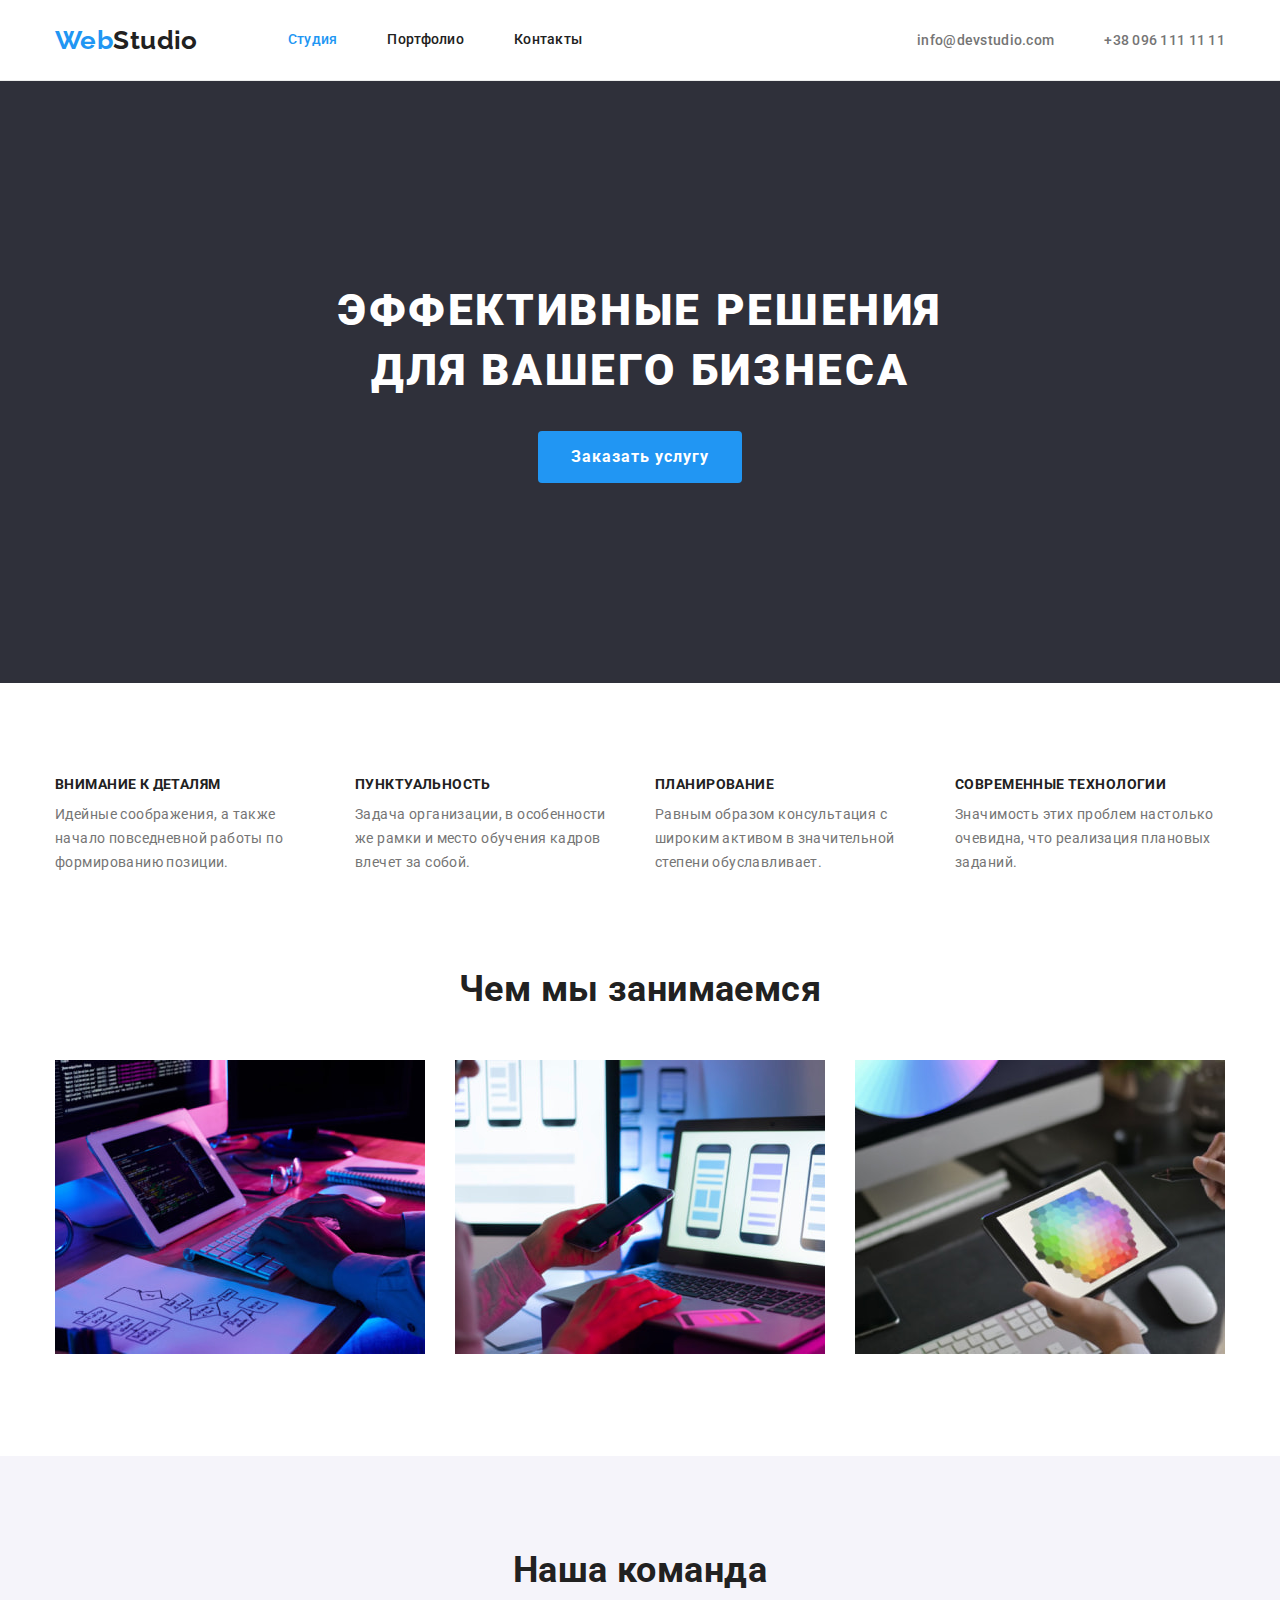
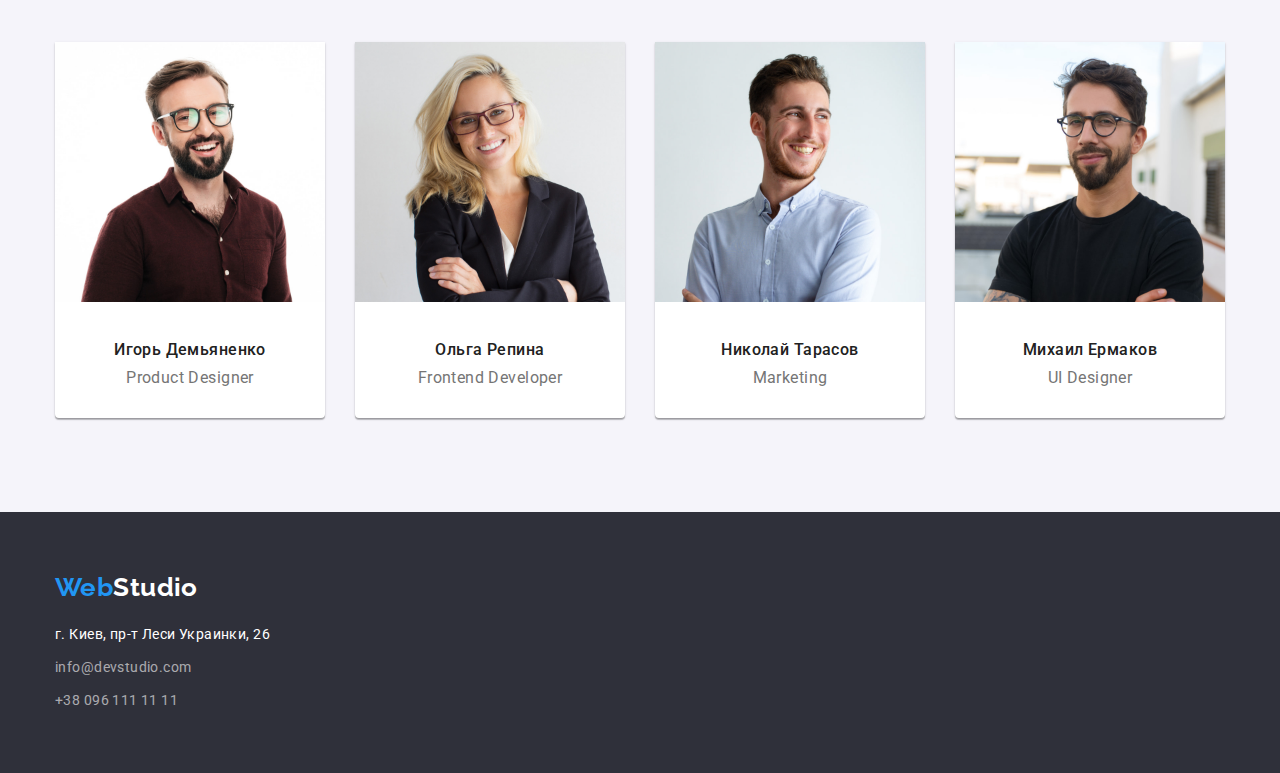
<file: index.html>
<!DOCTYPE html>
<html lang="ru">
  <head>
    <meta charset="UTF-8" />
    <meta http-equiv="X-UA-Compatible" content="IE=edge" />
    <meta name="viewport" content="width=device-width, initial-scale=1.0" />
    <title lang="en">WebStudio</title>

    <link rel="preconnect" href="https://fonts.googleapis.com" />
    <link rel="preconnect" href="https://fonts.gstatic.com" crossorigin />
    <link
      href="https://fonts.googleapis.com/css2?family=Oleo+Script&family=Raleway:wght@700&family=Roboto:wght@400;500;700;900&display=swap"
      rel="stylesheet"
    />
    <link
      rel="stylesheet"
      href="https://cdnjs.cloudflare.com/ajax/libs/modern-normalize/1.0.0/modern-normalize.min.css"
    />
    <link rel="stylesheet" href="./css/styles.css" />
  </head>
  <body class="page">
    <!----------------------------navigation---------------------------->
    <header class="header">
      <div class="container heder-container">
        <nav class="main-nav">
          <a class="logo" href="./index.html"> Web<span class="logo-nav">Studio</span></a>
          <ul class="site-nav">
            <li class="item">
              <a class="link current" href="./index.html">Студия</a>
            </li>
            <li class="item">
              <a class="link" href="./portfolio.html">Портфолио</a>
            </li>
            <li class="item">
              <a class="link" href="">Контакты</a>
            </li>
          </ul>
        </nav>

        <ul class="auth-nav">
          <li class="item">
            <a class="list" href="mailto:info@devstudio.com">info@devstudio.com</a>
          </li>
          <li class="item">
            <a class="list" href="tel:380961111111">+38 096 111 11 11</a>
          </li>
        </ul>
      </div>
    </header>

    <main>
      <!--------------------------------hero---------------------------->
      <section class="hero">
        <h1 class="hero-title">Эффективные решения для вашего бизнеса</h1>
        <button class="button-primary" type="button">Заказать услугу</button>
      </section>
      <!------------------------------ особенности ---------------->
      <section class="section-specifics">
        <div class="container">
          <h2 class="visually-hidden">наши особенности</h2>
          <ul class="section-list">
            <li>
              <h3 class="section-title">Внимание к деталям</h3>
              <p class="text">
                Идейные соображения, а также начало повседневной работы по формированию позиции.
              </p>
            </li>
            <li>
              <h3 class="section-title">Пунктуальность</h3>
              <p class="text">
                Задача организации, в особенности же рамки и место обучения кадров влечет за собой.
              </p>
            </li>
            <li>
              <h3 class="section-title">Планирование</h3>
              <p class="text">
                Равным образом консультация с широким активом в значительной степени обуславливает.
              </p>
            </li>
            <li>
              <h3 class="section-title">Современные технологии</h3>
              <p class="text">
                Значимость этих проблем настолько очевидна, что реализация плановых заданий.
              </p>
            </li>
          </ul>
        </div>
      </section>
      <!---------------------------section "чим займаємось"---------------->
      <section class="section">
        <div class="container">
          <h2 class="title">Чем мы занимаемся</h2>
          <ul class="item">
            <li class="img">
              <img
                src="./images/what-are-we-doing/box-1.jpg"
                alt="внимательная работа"
                width="370"
                height="294"
              />
            </li>
            <li class="img">
              <img
                src="./images/what-are-we-doing/box-2.jpg"
                alt="планирование"
                width="370"
                height="294"
              />
            </li>
            <li class="img">
              <img
                src="./images/what-are-we-doing/box-3.jpg"
                alt="Современные технологии"
                width="370"
                height="294"
              />
            </li>
          </ul>
        </div>
      </section>
      <!-------------------------------section team--------------------------->
      <section class="section-team">
        <div class="container">
          <h2 class="title">Наша команда</h2>
          <ul class="team-list">
            <li class="team-item">
              <img
                class="img"
                src="./images/team/product-designer.jpg"
                alt="дизайнер продукта"
                width="270"
                height="260"
              />
              <div class="team-text">
                <h3 class="team">Игорь Демьяненко</h3>
                <p class="text" lang="en">Product Designer</p>
              </div>
            </li>
            <li class="team-item">
              <img
                class="img"
                src="./images/team/frontend-developer.jpg"
                alt="фронтенд-разработчик"
                width="270"
                height="260"
              />
              <div class="team-text">
                <h3 class="team">Ольга Репина</h3>
                <p class="text" lang="en">Frontend Developer</p>
              </div>
            </li>
            <li class="team-item">
              <img
                class="img"
                src="./images/team/marketing.jpg"
                alt="маркетолог"
                width="270"
                height="260"
              />
              <div class="team-text">
                <h3 class="team">Николай Тарасов</h3>
                <p class="text" lang="en">Marketing</p>
              </div>
            </li>
            <li class="team-item">
              <img
                class="img"
                src="./images/team/ul-designer.jpg"
                alt="дизайнер"
                width="270"
                height="260"
              />
              <div class="team-text">
                <h3 class="team">Михаил Ермаков</h3>
                <p class="text" lang="en">UI Designer</p>
              </div>
            </li>
          </ul>
        </div>
      </section>
    </main>
    <!-----------------------------------footer--------------------------->
    <footer class="footer">
      <div class="container">
        <a class="logo" href="./index.html"> Web<span class="logo-footer">Studio</span></a>
        <address>г. Киев, пр-т Леси Украинки, 26</address>
        <ul class="list-footer">
          <li><a class="list" href="mailto:info@devstudio.com">info@devstudio.com</a></li>
          <li><a class="list" href="tel:380961111111">+38 096 111 11 11</a></li>
        </ul>
      </div>
    </footer>
  </body>
</html>
</file>
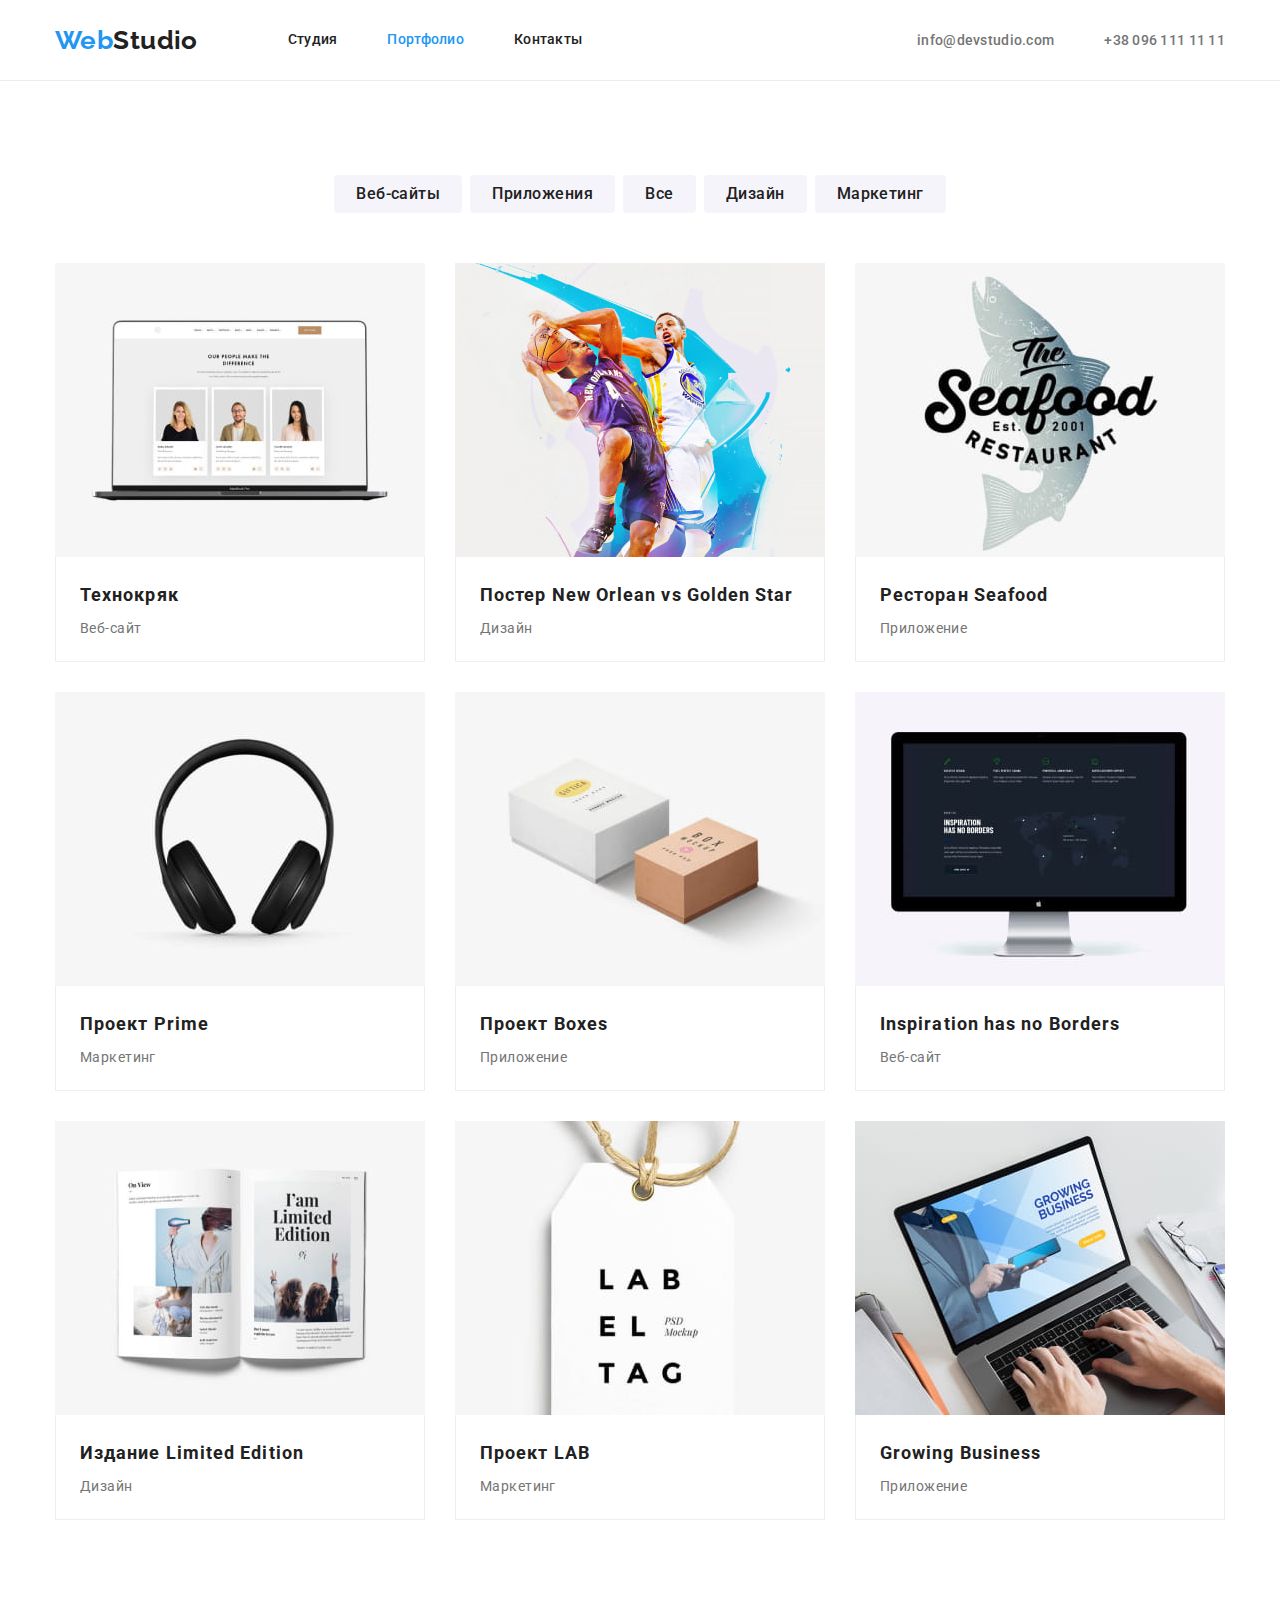
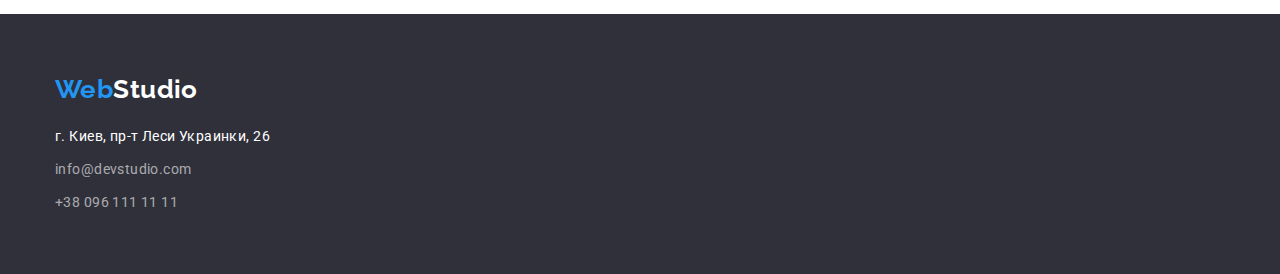
<file: portfolio.html>
<!DOCTYPE html>
<html lang="ru">
  <head>
    <meta charset="UTF-8" />
    <meta http-equiv="X-UA-Compatible" content="IE=edge" />
    <meta name="viewport" content="width=device-width, initial-scale=1.0" />
    <title lang="en">WebStudio</title>

    <link rel="preconnect" href="https://fonts.gstatic.com" crossorigin />
    <link
      href="https://fonts.googleapis.com/css2?family=Oleo+Script&family=Raleway:wght@700&family=Roboto:wght@400;500;700;900&display=swap"
      rel="stylesheet"
    />
    <link
      rel="stylesheet"
      href="https://cdnjs.cloudflare.com/ajax/libs/modern-normalize/1.1.0/modern-normalize.min.css"
    />

    <link rel="stylesheet" href="./css/styles.css" />
  </head>
  <body class="page">
    <!---------------------------навігація профілю------------------------>
    <header class="header">
      <div class="container heder-container">
        <nav class="main-nav">
          <a class="logo" href="./index.html"> Web<span class="logo-nav">Studio</span></a>
          <ul class="site-nav">
            <li class="item">
              <a class="link" href="./index.html">Студия</a>
            </li>
            <li class="item">
              <a class="link current" href="./portfolio.html">Портфолио</a>
            </li>
            <li class="item">
              <a class="link" href="">Контакты</a>
            </li>
          </ul>
        </nav>

        <ul class="auth-nav">
          <li class="item">
            <a class="list" href="mailto:info@devstudio.com">info@devstudio.com</a>
          </li>
          <li class="item">
            <a class="list" href="tel:380961111111">+38 096 111 11 11</a>
          </li>
        </ul>
      </div>
    </header>
    <!--------------------------------Portfolio--------------------------->
    <main>
      <section class="section">
        <!--------------------------- button filter ----------------------------->
        <div class="container">
          <h1 class="visually-hidden">Portfolio</h1>
          <ul class="list btn">
            <li class="btn"><button class="button" type="button">Веб-сайты</button></li>
            <li class="btn"><button class="button" type="button">Приложения</button></li>
            <li class="btn"><button class="button" type="button">Все</button></li>
            <li class="btn"><button class="button" type="button">Дизайн</button></li>
            <li class="btn"><button class="button" type="button">Маркетинг</button></li>
          </ul>

          <!------------------------------ list-cards -------------------------------->
          <ul class="list-cards">
            <li class="item-card">
              <a class="img-link">
                <img src="./images/portfolio/technocrack.jpg" alt="" width="370" height="294" />
                <div>
                  <h2 class="title-portfolio">Технокряк</h2>
                  <p class="text-portfolio">Веб-сайт</p>
                </div>
              </a>
            </li>
            <li class="item-card">
              <a class="img-link">
                <img src="./images/portfolio/orlean-golden.jpg" alt="" width="370" height="294" />
                <div>
                  <h2 class="title-portfolio">Постер New Orlean vs Golden Star</h2>
                  <p class="text-portfolio">Дизайн</p>
                </div>
              </a>
            </li>
            <li class="item-card">
              <a class="img-link">
                <img src="./images/portfolio/seafood.jpg" alt="" width="370" height="294" />
                <div>
                  <h2 class="title-portfolio">Ресторан Seafood</h2>
                  <p class="text-portfolio">Приложение</p>
                </div>
              </a>
            </li>
            <li class="item-card">
              <a class="img-link">
                <img src="./images/portfolio/prime.jpg" alt="" width="370" height="294" />
                <div>
                  <h2 class="title-portfolio">Проект Prime</h2>
                  <p class="text-portfolio">Маркетинг</p>
                </div>
              </a>
            </li>
            <li class="item-card">
              <a class="img-link">
                <img src="./images/portfolio/boxes.jpg" alt="" width="370" height="294" />
                <div>
                  <h2 class="title-portfolio">Проект Boxes</h2>
                  <p class="text-portfolio">Приложение</p>
                </div>
              </a>
            </li>
            <li class="item-card">
              <a class="img-link">
                <img src="./images/portfolio/borders.jpg" alt="" width="370" height="294" />
                <div>
                  <h2 class="title-portfolio">Inspiration has no Borders</h2>
                  <p class="text-portfolio">Веб-сайт</p>
                </div>
              </a>
            </li>
            <li class="item-card">
              <a class="img-link">
                <img src="./images/portfolio/limited-edition.jpg" alt="" width="370" height="294" />
                <div>
                  <h2 class="title-portfolio">Издание Limited Edition</h2>
                  <p class="text-portfolio">Дизайн</p>
                </div>
              </a>
            </li>
            <li class="item-card">
              <a class="img-link">
                <img src="./images/portfolio/lab.jpg" alt="" width="370" height="294" />
                <div>
                  <h2 class="title-portfolio">Проект LAB</h2>
                  <p class="text-portfolio">Маркетинг</p>
                </div>
              </a>
            </li>
            <li class="item-card">
              <a class="img-link">
                <img
                  src="./images/portfolio/growing-business.jpg"
                  alt=""
                  width="370"
                  height="294"
                />
                <div>
                  <h2 class="title-portfolio">Growing Business</h2>
                  <p class="text-portfolio">Приложение</p>
                </div>
              </a>
            </li>
          </ul>
        </div>
      </section>
    </main>
    <!-----------------------------------footer--------------------------->
    <footer class="footer">
      <div class="container">
        <a class="logo" href="./index.html"> Web<span class="logo-footer">Studio</span></a>
        <address>г. Киев, пр-т Леси Украинки, 26</address>
        <ul class="list-footer">
          <li><a class="list" href="mailto:info@devstudio.com">info@devstudio.com</a></li>
          <li><a class="list" href="tel:380961111111">+38 096 111 11 11</a></li>
        </ul>
      </div>
    </footer>
  </body>
</html>
</file>
<file: css/styles.css>
:root {
  --primary-text-calor: #757575;
  --title-text-calor: #212121;
  --accent-color: #2196f3;
  --primary-white-color: #ffffff;
  --color-bg-hero: #2f303a;
}

body {
  font-family: Roboto, serif;
  background-color: var(--primary-white-color);
  color: var(--primary-text-calor);
  font-size: 14px;
  line-height: 1.71;
  /* or 24px */
  letter-spacing: 0.03em;
}
.container {
  width: 1200px;
  padding-left: 15px;
  padding-right: 15px;
  margin-left: auto;
  margin-right: auto;
}
h1,
h2,
h3,
h4,
h5,
h6,
p {
  margin-top: 0px;
  margin-bottom: 0px;
}
.visually-hidden {
  position: absolute;
  width: 1px;
  height: 1px;
  margin: -1px;
  border: 0;
  padding: 0;

  white-space: nowrap;
  clip-path: inset(100%);
  clip: rect(0 0 0 0);
  overflow: hidden;
}
button {
  font-family: inherit;
  font-weight: 500;
  font-size: 16px;
  line-height: 1.62;
  text-align: center;
  letter-spacing: 0.03em;
  color: var(--title-text-calor);
}

.section {
  padding-top: 94px;
  padding-bottom: 94px;
}
.title {
  color: var(--title-text-calor);
}

.link {
  color: var(--title-text-calor);
  text-decoration: none;
  list-style: none;
}
.link:hover,
.link:focus {
  color: var(--accent-color);
}

/*------------------------------------logo-----------------------------*/
.header {
  border-bottom: 1px solid#ECECEC;
}
.heder-container {
  display: flex;
  align-items: center;
}
.main-nav {
  display: flex;
  align-items: center;
}
.logo {
  margin-right: 90px;

  color: var(--accent-color);
  font-family: 'Raleway';
  font-weight: 700;
  font-size: 26px;
  line-height: 1.19;
  text-decoration: none;
}
.logo-nav {
  color: var(--title-text-calor);
}
/*------------------------------site-nav list--------------------------*/
.site-nav,
.auth-nav {
  display: flex;
  padding-left: 0px;
  margin-top: 0px;
  margin-bottom: 0px;
  list-style: none;
}

.site-nav .item + .item {
  margin-left: 50px;
}
.site-nav .link {
  display: block;
  padding-top: 32px;
  padding-bottom: 32px;
}
.auth-nav {
  margin-left: auto;
}
.auth-nav .list {
  display: block;
  padding-top: 32px;
  padding-bottom: 32px;
}

.auth-nav .item + .item {
  margin-left: 50px;
}

.site-nav .link.current {
  color: var(--accent-color);
}

.site-nav,
.link {
  font-weight: 500;
  font-size: 14px;
  line-height: 1.14;
  letter-spacing: 0.02em;
}
/*------------------------------auth-nav list------------------------*/
.auth-nav {
  list-style: none;
  margin-top: 0px;
  margin-bottom: 0px;
}
.auth-nav .list {
  font-weight: 500;
  line-height: 16px;
  letter-spacing: 0.02em;
  color: var(--primary-text-calor);
}
.list:hover,
.list:focus {
  color: var(--accent-color);
}
/*-----------------------------------"hero"----------------------------*/
.hero {
  background-color: var(--color-bg-hero);
  padding-top: 200px;
  padding-bottom: 200px;
  text-align: center;
}
.hero-title {
  margin-left: auto;
  margin-right: auto;
  width: 700px;
  margin-bottom: 30px;

  color: var(--primary-white-color);
  font-weight: 900;
  font-size: 44px;
  line-height: 1.36;
  letter-spacing: 0.06em;
  text-transform: uppercase;
}

.button-primary {
  border: 1px solid transparent;
  border-radius: 4px;
  padding: 10px 32px;
  display: inline-block;
  min-width: 200px;

  font-style: 400;
  font-weight: 700;
  line-height: 1.88;
  letter-spacing: 0.06em;
  cursor: pointer;

  background-color: var(--accent-color);
  color: var(--primary-white-color);
}

/* ---------------------------------saction "особенности"------------------------ */
.section-specifics {
  padding-top: 94px;
}
.section-list {
  display: flex;
  padding-left: 0px;
  padding-right: 0px;

  list-style: none;
  margin-top: 0px;
  margin-bottom: 0px;
}
.section-list li {
  width: 270px;
}

.section-list li + li {
  margin-left: 30px;
}
.section-title {
  margin-bottom: 10px;

  color: var(--title-text-calor);
  font-weight: 700;
  font-size: 14px;
  line-height: 1.14;
  text-transform: uppercase;
}
/*----------------------------section "чим займаємось"--------------------*/
.section > .section-title {
  font-weight: 700;
  font-size: 36px;
  line-height: 1.16;
  text-align: center;
}
.section .item {
  justify-content: center;
  display: flex;
  list-style: none;
  margin-top: 0px;
  margin-bottom: 0px;
  padding-left: 0px;
}
.item .img + .img {
  margin-left: 30px;
}

/*-------------------------------section "team"------------------------ */

.section-team {
  /* max-width: 1600px; */
  padding-top: 94px;
  padding-bottom: 94px;
  background-color: #f5f4fa;
}
/* .team-list {
  display: flex;
  display: block;
  list-style: none;
  margin: 0px;
  padding: 0px;
} */

.title {
  margin-bottom: 50px;

  font-weight: 700;
  font-size: 36px;
  line-height: 1.16;
  text-align: center;
}
.team-list {
  display: flex;
  list-style: none;
  margin-top: 0px;
  margin-bottom: 0px;
  padding-left: 0px;
}

.team-list .team-item {
  width: 270px;
  background: var(--primary-white-color);

  box-shadow: 0px 1px 3px rgba(0, 0, 0, 0.12), 0px 1px 1px rgba(0, 0, 0, 0.14),
    0px 2px 1px rgba(0, 0, 0, 0.2);
  border-radius: 0px 0px 4px 4px;
}

.team-list .team-item + .team-item {
  margin-left: 30px;
}
.team-text {
  padding-top: 30px;
  padding-bottom: 30px;
}

.team {
  margin-bottom: 10px;
  color: var(--title-text-calor);
  font-weight: 500;
  font-size: 16px;
  line-height: 1.19;
  text-align: center;
}
.section-team .text {
  font-size: 16px;
  line-height: 1.18;
  text-align: center;
}
/*---------------------------------footer---------------------------------*/
.footer {
  padding-top: 60px;
  padding-bottom: 60px;
  background-color: var(--color-bg-hero);
  color: var(--primary-white-color);
}
.footer .logo {
  display: block;
  margin-bottom: 20px;
  margin-right: 0px;
}

.logo-footer {
  margin-right: 0px;

  color: var(--primary-white-color);
}
address {
  font-style: normal;
  margin-bottom: 9px;
}

.list-footer,
.list {
  display: block;
  margin: 0px;
  padding: 0px;
  color: #ffffff99;
  list-style: none;
  text-decoration: none;
}
.list-footer li:not(:last-child) {
  margin-bottom: 9px;
}
/* ---------------------------------------------------------------------- */
/*----------------------------------PORTFOLIO-----------------------------*/
.section {
  padding-top: 94px;
  padding-bottom: 94px;
  /* border: 1px solid tomato; */
}
/* -------------------------------buttoin filter---------------------------- */

.list.btn {
  justify-content: center;
  display: flex;
  padding: 0px;
  margin-top: 0px;
  margin-left: auto;
  margin-bottom: 50px;
  margin-right: auto;
}
.list.btn .btn + .btn {
  margin-left: 8px;
}
.button {
  padding: 6px 22px;
  border: none;
  border-radius: 4px;
  color: var(--title-text-calor);
  background-color: #f5f4fa;
  cursor: pointer;
}
.button:hover,
.button:focus {
  color: var(--primary-white-color);
  background-color: var(--accent-color);
}
/*-------------------------------------cards-------------------------*/

.list-cards .title-portfolio {
  color: var(--title-text-calor);
  font-weight: 700;
  font-size: 18px;
  line-height: 2;
  letter-spacing: 0.06em;
  cursor: pointer;
}
.list-cards {
  display: flex;
  flex-wrap: wrap;
  padding-left: 0px;
  margin-top: 0px;
  margin-bottom: 0px;
  list-style: none;
}
.list-cards div {
  border-right: 1px solid#EEEEEE;
  border-bottom: 1px solid#EEEEEE;
  border-left: 1px solid#EEEEEE;
  padding: 20px 24px;
}
.list-cards img {
  display: block;
}

.list-cards .item-card {
  width: 370px;
  margin-right: 30px;
  margin-bottom: 30px;
}
.item-card:nth-child(3n) {
  margin-right: 0px;
}

.item-card:nth-last-child(-n + 3) {
  margin-bottom: 0px;
}
.title-portfolio {
  margin-bottom: 4px;
}

.text-portfolio {
  color: var(--primary-text-calor);
}
</file>
